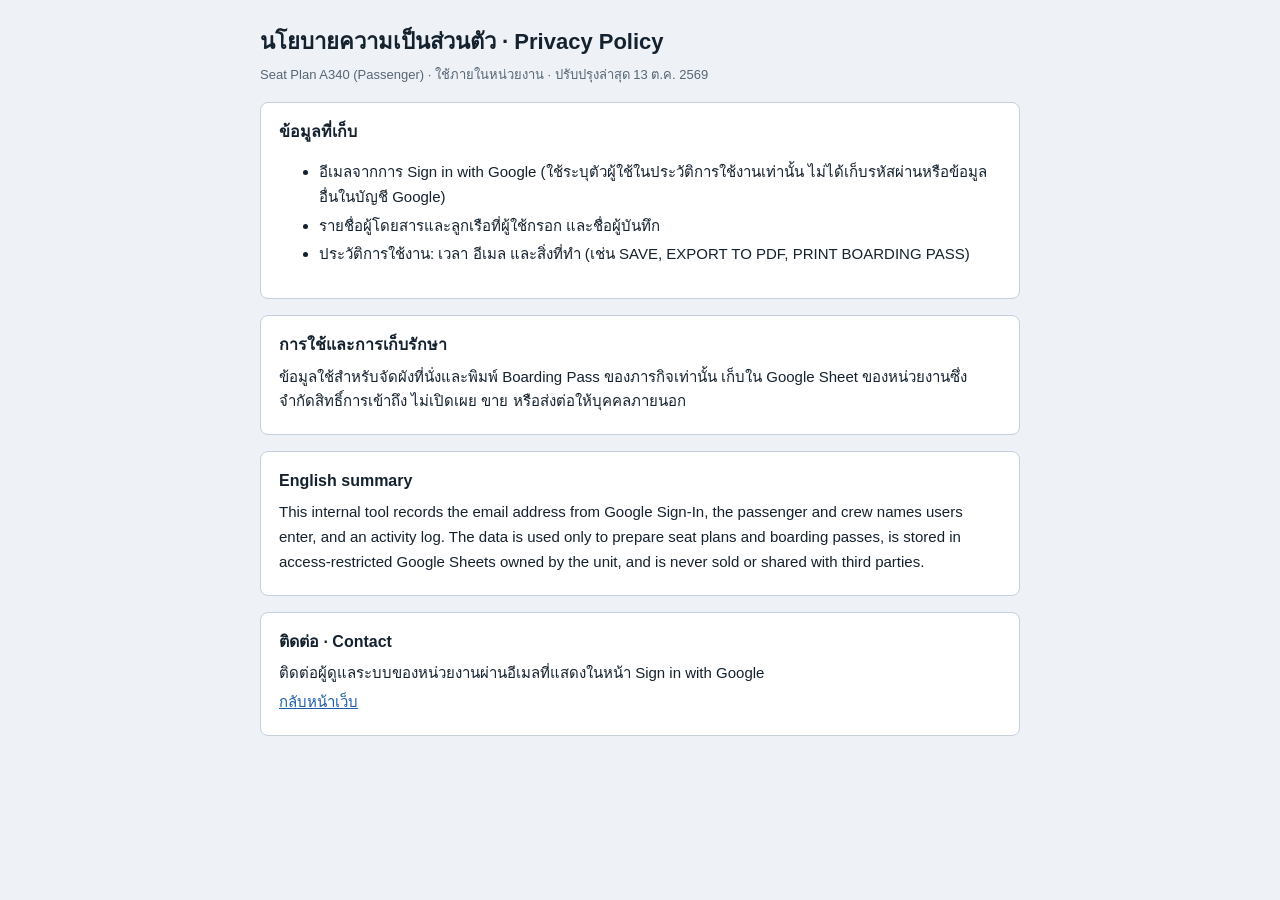
<file: privacy.html>
<!doctype html>
<html lang="th">
<head>
<meta charset="utf-8">
<meta name="viewport" content="width=device-width, initial-scale=1">
<title>Privacy Policy · Seat Plan A340</title>
<style>
:root{--bg:#eef2f6;--panel:#fff;--ink:#14212e;--muted:#566575;--line:#c5d0dc;color-scheme:light}
@media (prefers-color-scheme: dark){:root{--bg:#0e151c;--panel:#17212b;--ink:#e6edf4;--muted:#9aa9b8;--line:#33455a;color-scheme:dark}}
body{margin:0;background:var(--bg);color:var(--ink);font:15px/1.65 "IBM Plex Sans Thai","Noto Sans Thai",Tahoma,sans-serif}
main{max-width:760px;margin:0 auto;padding:24px 16px 48px}
section{background:var(--panel);border:1px solid var(--line);border-radius:8px;padding:16px 18px;margin-top:16px}
h1{font-size:22px;margin:0}h2{font-size:16px;margin:0 0 6px}p,li{margin:4px 0}.muted{color:var(--muted);font-size:13px}
a{color:#1f5fa8}
</style>
</head>
<body>
<main>
<h1>นโยบายความเป็นส่วนตัว · Privacy Policy</h1>
<p class="muted">Seat Plan A340 (Passenger) · ใช้ภายในหน่วยงาน · ปรับปรุงล่าสุด 13 ต.ค. 2569</p>

<section>
<h2>ข้อมูลที่เก็บ</h2>
<ul>
<li>อีเมลจากการ Sign in with Google (ใช้ระบุตัวผู้ใช้ในประวัติการใช้งานเท่านั้น ไม่ได้เก็บรหัสผ่านหรือข้อมูลอื่นในบัญชี Google)</li>
<li>รายชื่อผู้โดยสารและลูกเรือที่ผู้ใช้กรอก และชื่อผู้บันทึก</li>
<li>ประวัติการใช้งาน: เวลา อีเมล และสิ่งที่ทำ (เช่น SAVE, EXPORT TO PDF, PRINT BOARDING PASS)</li>
</ul>
</section>

<section>
<h2>การใช้และการเก็บรักษา</h2>
<p>ข้อมูลใช้สำหรับจัดผังที่นั่งและพิมพ์ Boarding Pass ของภารกิจเท่านั้น เก็บใน Google Sheet ของหน่วยงานซึ่งจำกัดสิทธิ์การเข้าถึง ไม่เปิดเผย ขาย หรือส่งต่อให้บุคคลภายนอก</p>
</section>

<section>
<h2>English summary</h2>
<p>This internal tool records the email address from Google Sign-In, the passenger and crew names users enter, and an activity log. The data is used only to prepare seat plans and boarding passes, is stored in access-restricted Google Sheets owned by the unit, and is never sold or shared with third parties.</p>
</section>

<section>
<h2>ติดต่อ · Contact</h2>
<p>ติดต่อผู้ดูแลระบบของหน่วยงานผ่านอีเมลที่แสดงในหน้า Sign in with Google</p>
<p><a href="./">กลับหน้าเว็บ</a></p>
</section>
</main>
</body>
</html>
</file>
